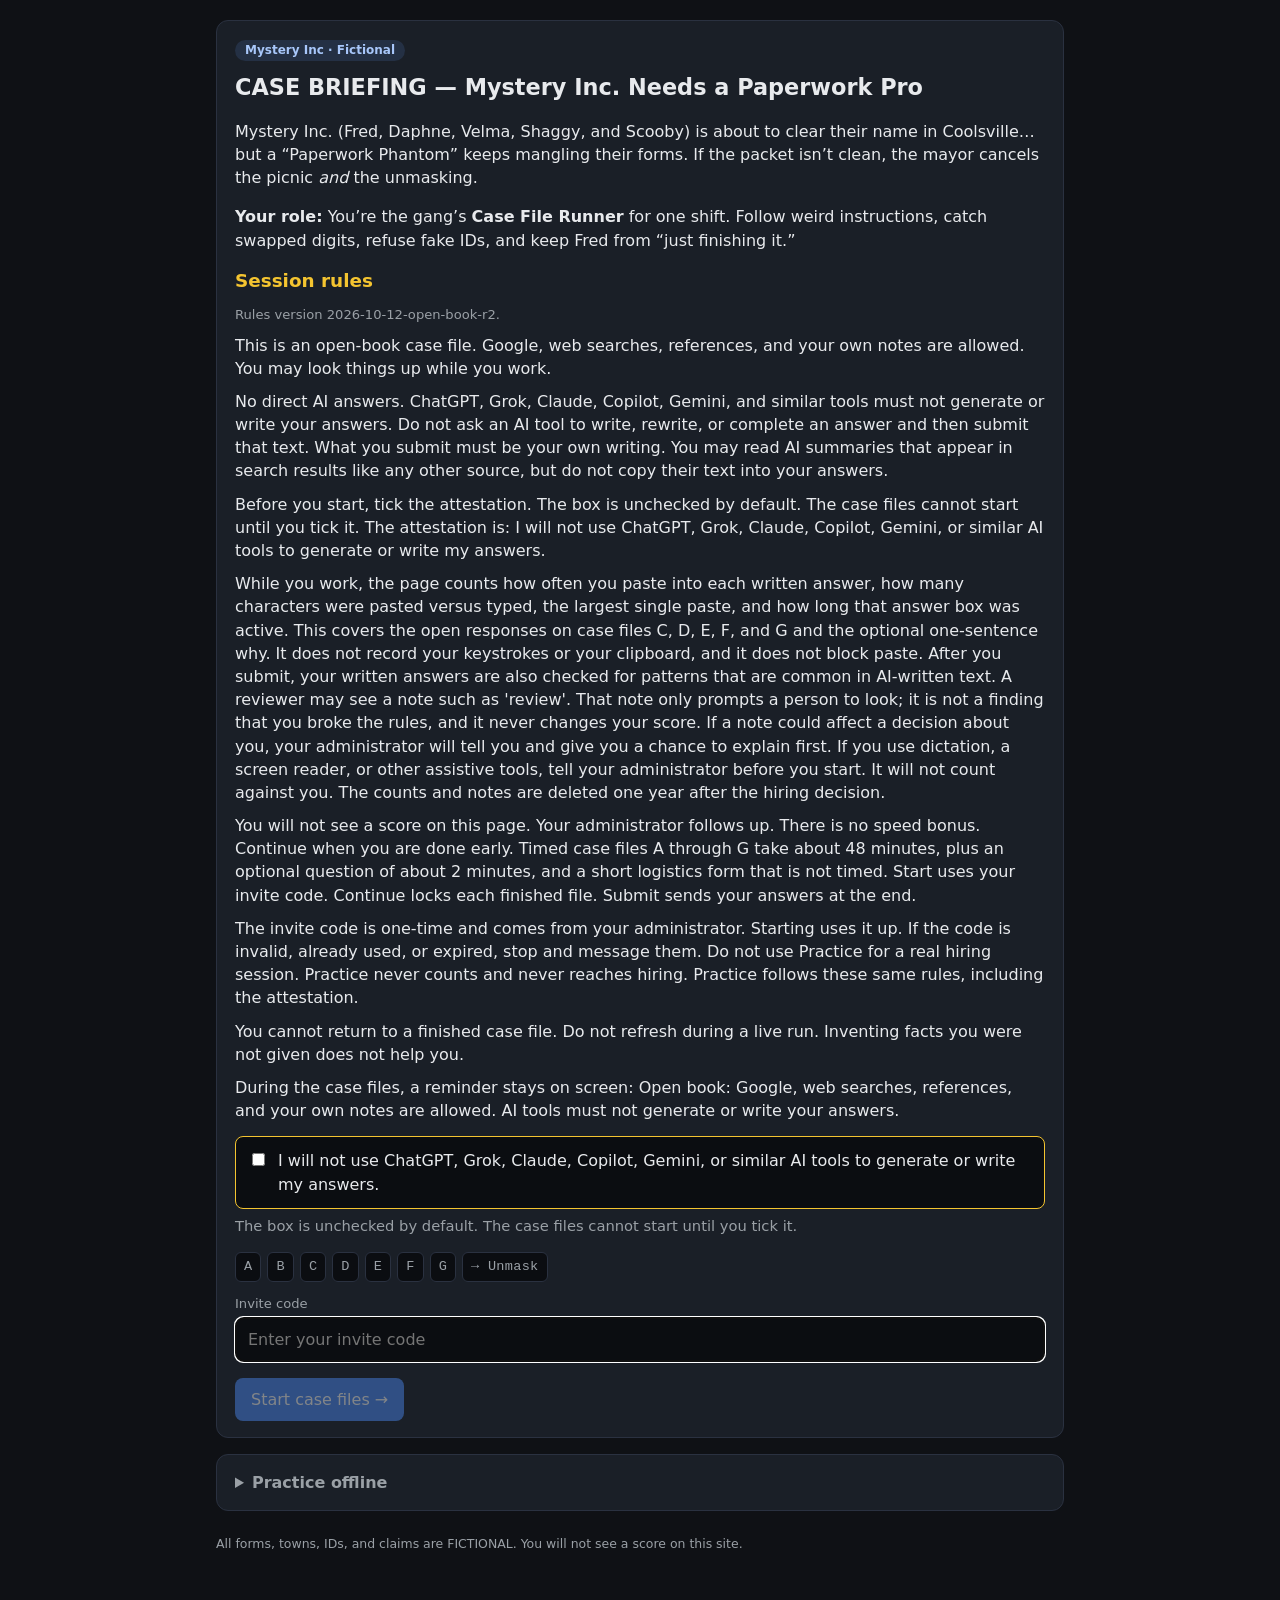
<file: index.html>
<!DOCTYPE html>
<html lang="en">
<head>
  <meta charset="utf-8"/>
  <meta name="viewport" content="width=device-width, initial-scale=1"/>
  <meta name="robots" content="noindex,nofollow,noarchive"/>
  <title>Mystery Inc — Case File Runner</title>
  <link rel="stylesheet" href="css/styles.css"/>
  <!-- clarity-fixes 2026-09-15 · integrity-strip 2026-09-14 -->
</head>
<body>
  <div class="timer hidden" id="timerBar">
    <div>
      <div class="badge">Timed station</div>
      <div id="timerLabel" class="sub" style="margin:4px 0 0">—</div>
    </div>
    <div>
      <div class="clock" id="timerClock">--:--</div>
      <div id="timeUpNote" class="sub hidden" style="color:var(--bad);margin:0">Time up — you may still Continue</div>
    </div>
  </div>
  <main>
    <div id="app"></div>
  </main>
  <script src="js/config.js"></script>
  <script src="js/take-api.js"></script>
  <script src="js/invite-link.js"></script>
  <script src="content/rules-2026-10-12-open-book.js"></script>
  <script src="js/answer-integrity.js"></script>
  <script src="js/app.js"></script>
</body>
</html>
</file>
<file: css/styles.css>
:root {
  --bg: #0f1115;
  --card: #1a1f27;
  --text: #e8eaed;
  --muted: #9aa0a6;
  --accent: #f4c430;
  --accent2: #4c8bf5;
  --ok: #81c995;
  --warn: #fdd663;
  --bad: #f28b82;
  --line: #2a3140;
  --input: #0b0d11;
}
* { box-sizing: border-box; }
body {
  margin: 0;
  font-family: ui-sans-serif, system-ui, -apple-system, Segoe UI, Roboto, sans-serif;
  background: var(--bg);
  color: var(--text);
  line-height: 1.45;
}
main { max-width: 880px; margin: 0 auto; padding: 20px 16px 80px; }
h1 { font-size: 1.4rem; margin: 0 0 6px; }
h2 { font-size: 1.15rem; margin: 0 0 10px; color: var(--accent); }
h3 { font-size: 1rem; margin: 16px 0 8px; }
.sub { color: var(--muted); font-size: 0.92rem; margin: 0 0 16px; }
.card {
  background: var(--card);
  border: 1px solid var(--line);
  border-radius: 12px;
  padding: 16px 18px;
  margin-bottom: 14px;
}
.badge {
  display: inline-block;
  padding: 2px 10px;
  border-radius: 999px;
  background: #243044;
  color: #a8c7fa;
  font-size: 0.75rem;
  font-weight: 600;
}
.badge.warn { background: #3d3420; color: var(--warn); }
.badge.ok { background: #1e3a2f; color: var(--ok); }
.badge.bad { background: #3a2220; color: var(--bad); }
.clue-board {
  display: flex; flex-wrap: wrap; gap: 6px; align-items: center;
  font-family: ui-monospace, SFMono-Regular, Menlo, monospace;
  font-size: 0.85rem; letter-spacing: 0.02em;
}
.clue-board span {
  padding: 4px 8px; border-radius: 6px; border: 1px solid var(--line);
  background: var(--input); color: var(--muted);
}
.clue-board span.done { color: var(--ok); border-color: #2e5a40; }
.clue-board span.active { color: var(--accent); border-color: #6a5a20; background: #2a2410; }
.timer {
  position: sticky; top: 0; z-index: 20;
  display: flex; justify-content: space-between; align-items: center;
  gap: 12px; flex-wrap: wrap;
  background: rgba(15,17,21,0.95); backdrop-filter: blur(6px);
  border-bottom: 1px solid var(--line);
  padding: 10px 16px; margin: -20px -16px 16px;
}
.timer .clock {
  font-family: ui-monospace, Menlo, monospace;
  font-size: 1.25rem; font-weight: 700; color: var(--accent);
}
.timer .clock.low { color: var(--bad); }
label.field {
  display: block; margin: 10px 0 4px; font-size: 0.82rem; color: var(--muted);
}
input[type=text], input[type=password], input[type=number], textarea, select {
  width: 100%; background: var(--input); color: var(--text);
  border: 1px solid var(--line); border-radius: 8px;
  padding: 10px 12px; font: inherit;
}
textarea { min-height: 120px; resize: vertical; }
.mc { margin: 8px 0; }
.mc label {
  display: flex; gap: 10px; align-items: flex-start;
  padding: 8px 10px; border: 1px solid var(--line); border-radius: 8px;
  margin: 6px 0; cursor: pointer; background: var(--input);
}
.mc label:hover { border-color: #3d4a60; }
.mc input { margin-top: 3px; }
.actions { display: flex; flex-wrap: wrap; gap: 10px; margin-top: 16px; }
button, .btn {
  background: var(--accent2); color: #fff; border: 0; border-radius: 8px;
  padding: 10px 16px; font-weight: 600; cursor: pointer; font: inherit;
}
button.secondary, .btn.secondary { background: #2a3140; }
button.danger { background: #8b3a32; }
button:disabled { opacity: 0.45; cursor: not-allowed; }
table { width: 100%; border-collapse: collapse; font-size: 0.88rem; }
th, td { text-align: left; padding: 8px 6px; border-bottom: 1px solid var(--line); vertical-align: top; }
th { color: var(--muted); font-weight: 560; }
.packet-grid { display: grid; gap: 12px; grid-template-columns: 1fr; }
@media (min-width: 720px) { .packet-grid { grid-template-columns: 1fr 1fr; } }
.mono { font-family: ui-monospace, Menlo, monospace; font-size: 0.82rem; white-space: pre-wrap; }
.hidden { display: none !important; }
.foot { margin-top: 24px; color: var(--muted); font-size: 0.78rem; line-height: 1.5; }
.score-grid { display: grid; gap: 8px; grid-template-columns: repeat(auto-fit, minmax(90px, 1fr)); }
.score-grid .card { margin: 0; text-align: center; padding: 10px; }
.score-grid .k { color: var(--muted); font-size: 0.72rem; text-transform: uppercase; }
.score-grid .v { font-size: 1.2rem; font-weight: 700; margin-top: 2px; }
.attempt-row { cursor: pointer; }
.attempt-row:hover { background: #222833; }
.notice {
  border-left: 3px solid var(--accent); padding: 8px 12px;
  background: #1f1c10; border-radius: 0 8px 8px 0; margin: 10px 0;
  font-size: 0.9rem;
}
.notice.bad {
  border-left-color: var(--bad);
  background: #3a2220;
  color: #f8d7d4;
}
.notice.warn-banner {
  border-left-color: var(--warn);
  background: #3d3420;
}
.rules p { margin: 0 0 10px; }
.rules p:first-child { color: var(--muted); font-size: 0.82rem; }
.rules p:last-child { margin-bottom: 0; }
.rules-reminder { margin-top: 0; }
.attest {
  display: flex;
  gap: 10px;
  align-items: flex-start;
  padding: 12px;
  border: 1px solid var(--accent);
  border-radius: 8px;
  background: var(--input);
  margin: 14px 0 6px;
  cursor: pointer;
}
.attest input {
  width: auto;
  margin-top: 4px;
  flex: 0 0 auto;
}
.practice-panel {
  margin-top: 16px;
}
.practice-panel summary {
  cursor: pointer;
  font-weight: 600;
  color: var(--muted);
}
.practice-panel summary:hover { color: var(--text); }
.practice-panel[open] summary { margin-bottom: 8px; color: var(--warn); }
.gate {
  max-width: 420px; margin: 80px auto; padding: 24px;
}
.diff-bad { color: var(--bad); font-weight: 600; }
</file>
